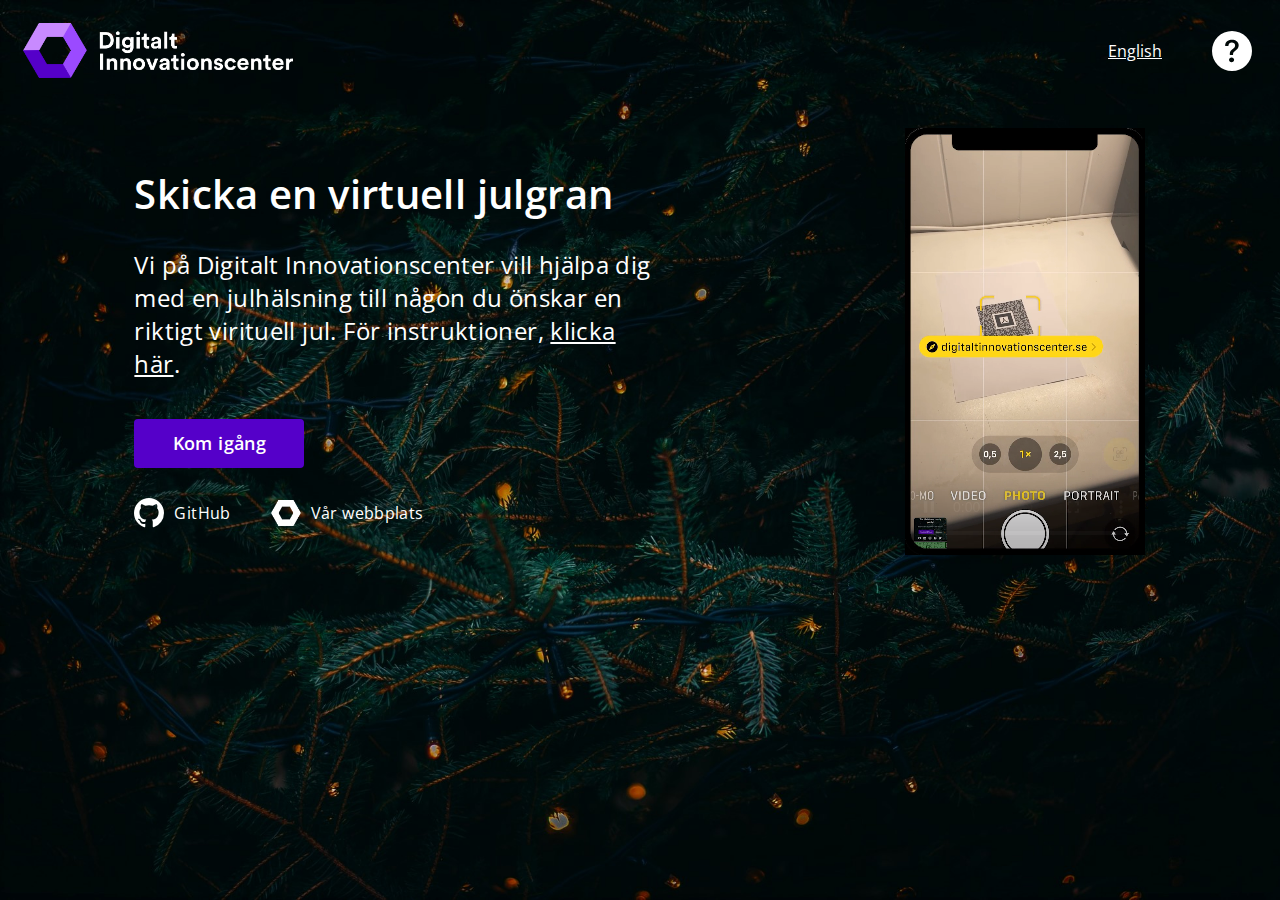
<file: index.html>
<html lang="sv">
    <head>
        <meta charset="UTF-8">
        <script var language = "sv"></script>
        <meta name="viewport" content="width=device-width, initial-scale=1.0">
        <link rel="stylesheet" href="./css/style.css">
        <link rel="preconnect" href="https://fonts.googleapis.com">
        <link rel="preconnect" href="https://fonts.gstatic.com" crossorigin>
        <link href="https://fonts.googleapis.com/css2?family=Open+Sans:wght@300;400;500;600&display=swap" rel="stylesheet">
        <title>Julgran i AR</title>
    </head>
    <body>
        <header>
            <input hidden type="text" id="language" value="sv">
            <div class="logo-container">
                <a href="./index.html">
                    <img src="./assets/images/Innovationscenter_logoW.png" alt="Innovationscenters logga">
                </a>
            </div>
            <nav>
                <div class="language">
                    <a href="./index-en.html">English</a>
                </div>
                <a class="info" href="./info.html">
                    <img src="./assets/images/question-circle-fill.svg" alt="Info och instruktioner">
                </a>
            </nav>
        </header>
        <main>
            <div class="container">
                <div class="left">
                    <div class="intro-text">
                        <h1>Skicka en virtuell julgran</h1>
                        <h3>Vi på Digitalt Innovationscenter vill hjälpa dig med en julhälsning till någon du önskar en riktigt virituell jul. För instruktioner, <a href="./info.html">klicka här</a>.</h3>
                    </div>
                    <div class="cta">
                            <a href="./valj-julgran.html"><button class="cta-select">Kom igång</button></a>
                    </div>
                    <div class="share">
                        <a class="share-link" href="https://github.com/DigitaltInnovationscenter/xmas21" target="_blank"><img class="githubIcon" src="./assets/images/github.svg" alt="Ikon för GitHub"/>GitHub</a>

                        <a class="share-link" href="https://www.digitaltinnovationscenter.se/" target="_blank"><img class="githubIcon" src="./assets/images/Innovationscenter_logo_neg.png" alt="Ikon för Innovationscenter"/>Vår webbplats</a>
                    </div>
                </div>
                <div class="right">
                    <video autoplay muted loop width=50% height="auto" playsinline controls>
                        <source src="./assets/video/julgranen_sv.mp4" type="video/mp4">
                        Your browser does not support the video tag.
                    </video>     
                </div>
            </div>
        </main>
    </body>
</html>
</file>
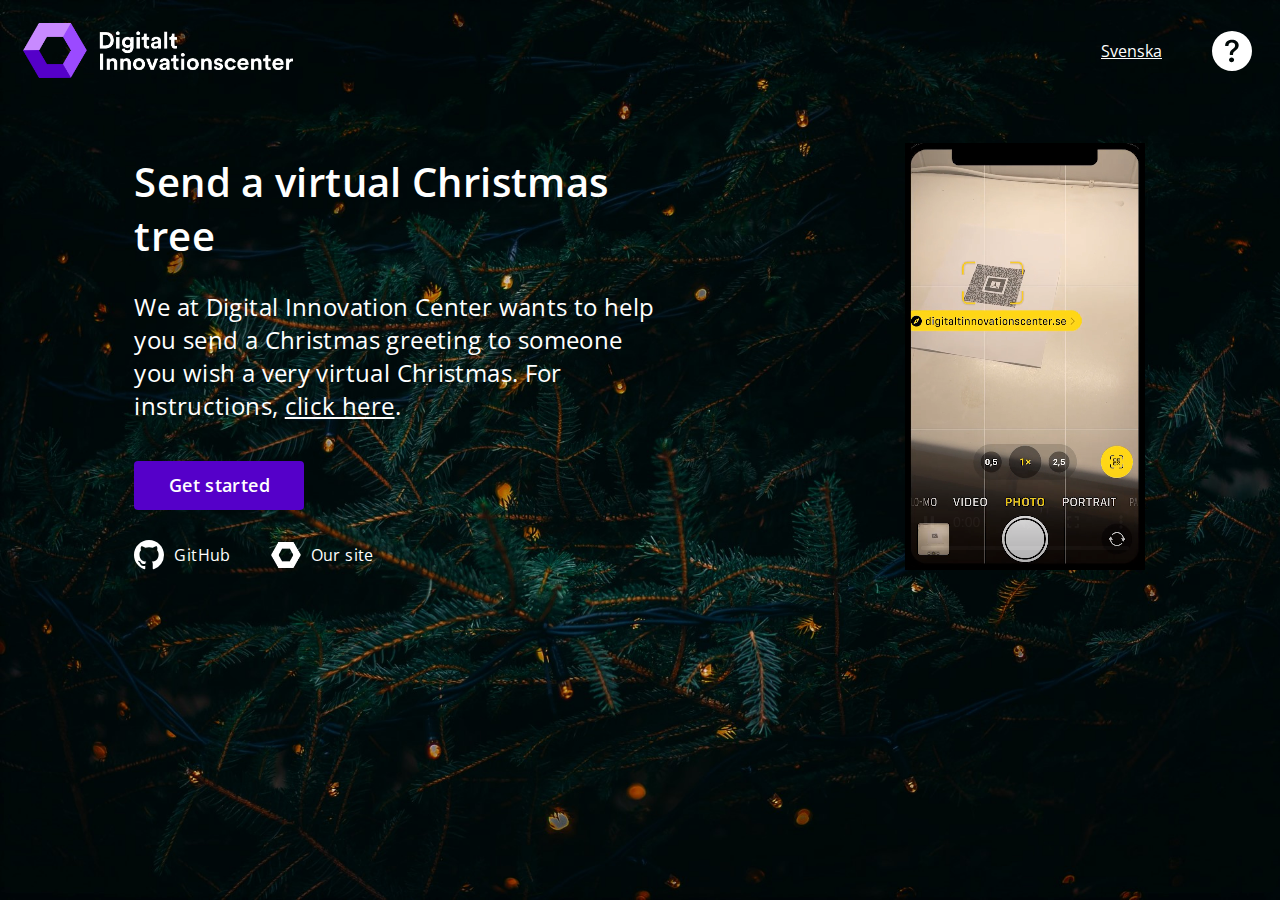
<file: index-en.html>
<html lang="en">
    <head>
        <script var language = "en"></script>
        <meta charset="UTF-8">
        <meta name="viewport" content="width=device-width, initial-scale=1.0">
        <link rel="stylesheet" href="./css/style.css">
        <link rel="preconnect" href="https://fonts.googleapis.com">
        <link rel="preconnect" href="https://fonts.gstatic.com" crossorigin>
        <link href="https://fonts.googleapis.com/css2?family=Open+Sans:wght@300;400;500;600&display=swap" rel="stylesheet">
        <title>Christmas tree in AR</title>
    </head>
    <body>
        <header>
            <input hidden type="text" id="language" value="en">
            <div class="logo-container"> 
                <a href="./index-en.html">
                    <img src="./assets/images/Innovationscenter_logoW.png" alt="Innovation Center's logo">
                </a>
            </div>
            <nav>
                <div class="language">
                    <a href="./index.html">Svenska</a>
                </div>
                <a class="info" href="./info-en.html">
                    <img src="./assets/images/question-circle-fill.svg" alt="Info and instructions">
                </a>
            </nav>
        </header>
        <main>
            <div class="container">
                <div class="left">
                    <div class="intro-text">
                        <h1>Send a virtual Christmas tree</h1>
                        <h3>We at Digital Innovation Center wants to help you send a Christmas greeting to someone you wish a very virtual Christmas. For instructions, <a href="./info-en.html">click here</a>.</h3>
                    </div>
                    <div class="cta">
                            <a href="./valj-julgran-en.html"><button class="cta-select">Get started</button></a>
                    </div>
                    <div class="share">
                        <a class="share-link" id="en" href="https://github.com/DigitaltInnovationscenter/xmas21" target="_blank"><img class="githubIcon" src="./assets/images/github.svg" alt="Icon for GitHub"/>GitHub</a>
                        <a class="share-link" href="https://www.digitaltinnovationscenter.se/" target="_blank"><img class="githubIcon" src="./assets/images/Innovationscenter_logo_neg.png" alt="Ikon för Innovationscenter"/>Our site</a>
                    </div>
                </div>
                <div class="right">
                    <video autoplay muted loop width=50% height="auto" playsinline controls>
                        <source src="./assets/video/julgranen_en.mp4" type="video/mp4">
                      Your browser does not support the video tag.
                      </video>  
                </div>
            </div>
        </main>
    </body>
</html>
</file>
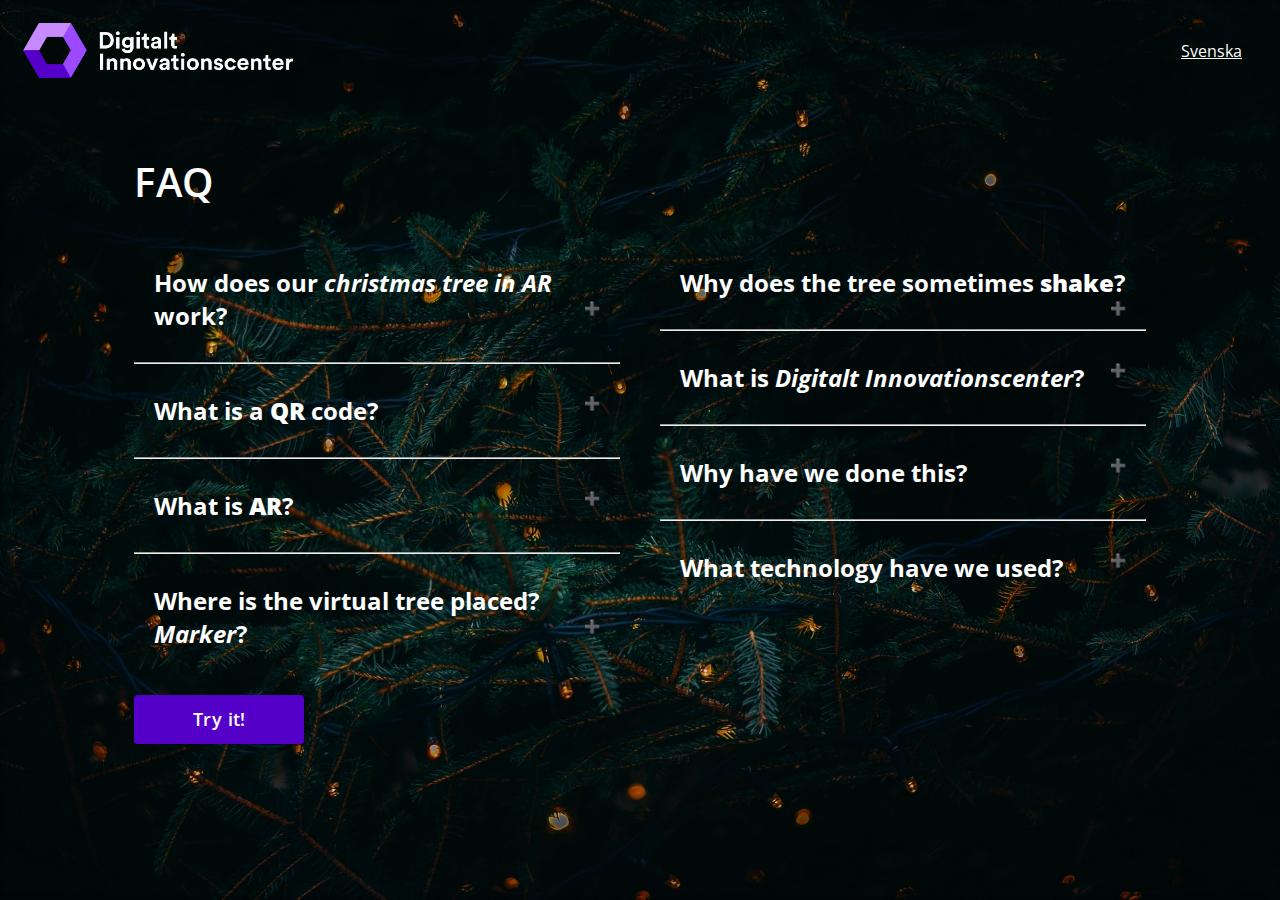
<file: info-en.html>
<html lang="sv">
    <head>
        <meta charset="UTF-8">
        <script var language = "en"></script>
        <meta name="viewport" content="width=device-width, initial-scale=1.0">
        <link rel="stylesheet" href="./css/style.css">
        <link rel="stylesheet" href="./css/faq.css">
        <link rel="preconnect" href="https://fonts.googleapis.com">
        <link rel="preconnect" href="https://fonts.gstatic.com" crossorigin>
        <link href="https://fonts.googleapis.com/css2?family=Open+Sans:wght@300;400;500;600&display=swap" rel="stylesheet">
        <title>Christmas tree in AR</title>
    </head>
    <body>
        <header>
            <div class="logo-container">
                <a href="./index-en.html">
                    <img src="./assets/images/Innovationscenter_logoW.png" alt="Innovation Center's logo">
                </a>
            </div>
            <div class="language">
                <a href="./info.html">Svenska</a>
            </div>
        </header>
        <main>
            <div class="container" id="faq">
                <h1>FAQ</h1>
                <div class="qa">
                    <div class="left" id="faq">
                            <div class="faq-julgran">
                                <h2 class="faq-page">How does our <i>christmas tree in AR</i> work?</h2>
                                <div class="faq-body">

                                    <ol class="faq-list">
                                        <li>
                                            Go through the three steps on <a href="./index-en.html">our Christmas tree website</a> and create a QR code. Download the QR code on your device.
                                        </li>
                                        <li>
                                            Send or share the QR code (picture) by message or post the picture on social media.
                                        </li>
                                        <li>
                                            Those who get the QR code (printed or on a screen) can now scan it with their phone.
                                        </li>
                                        <li>
                                            If asked, allow the browser to use your camera.
                                        </li>
                                        <li>Point the camera at the QR code.
                                        </li>
                                    </ol>
                                </div>
                                <hr class="hr-line">
                            </div>
                            

                        
                            <div class="faq-qr">
                                <h2 class="faq-page">What is a <b>QR</b> code?</h2>
                                <div class="faq-body">
                                    <p>The word <b>QR</b> comes from the initials of <i>Quick Response</i>. 
                                        <p><a href="https://en.wikipedia.org/wiki/QR_code" target="_blank">Wiki</a></p>
                                </div>
                                <hr class="hr-line">  
                            </div>


                            <div class="faq-ar">
                                <h2 class="faq-page">What is <b>AR</b>?</h2>
                                <div class="faq-body">
                                    <p><b>AR</b> comes from the words <i>Augumented Reality</i></p>
                                    <p><a href="https://en.wikipedia.org/wiki/Augmented_reality" target="_blank">Wiki</a></p>
                                </div>
                                <hr class="hr-line">
                            </div>


                            <div class="faq-ankare">
                                <h2 class="faq-page">Where is the virtual tree placed? <i>Marker</i>?</h2>
                                <div class="faq-body">
                                    <p>There are 3 ways to position virtual objects in AR:</p>
                                    <ul>
                                        <li>On a geographic location (longitude och latitude)</li>
                                        <li>On a given image or logo (marker)</li>
                                        <li>Let the user select the position by themselves</li>
                                    </ul>
                                    <p>Our soluition is based on the <i>marker</i> method.</p>
                                    <p>The camera will try to find this marker in the picture and as soon as it identifies it, it will place the virtual object on it.</p>
                                    <p>We use the following picture as our "marker"</p>
                                    <img src="./assets/markers/kanji.png" alt="Kanji Marker">
                                </div>
                            </div>
                        </div>
                        <div class="left" id="faq">
                            <hr class="hr-line" id="middle-line">

                            <div class="faq-skak">
                                <h2 class="faq-page">Why does the tree sometimes <b>shake</b>?</h2>
                                <div class="faq-body">
                                    <p>We use open source technology and it has some limits on what is possible to do.
                                       The tree might shake a bit because it detects tiny vibrations from the hand holding the phone.
                                       <i>Try to place the phone firmly on a table and the tree will stop shaking.</i>
                                    </p>
                                </div>
                                <hr class="hr-line">
                            </div>




                            <div class="faq-ic">
                                <h2 class="faq-page">What is <i>Digitalt Innovationscenter</i>?</h2>
                                <div class="faq-body">
                                    <p>Digitalt Innovationscenter  / (Digital Innovation Center) is a part of the Swedish Public Employment Service.
                                    <p>We work with innovative projects around the future of Employment in Sweden.</p>
                                </div>
                                <hr class="hr-line">
                            </div>


                            <div class="faq-why">
                                <h2 class="faq-page">Why have we done this?</h2>
                                <div class="faq-body">
                                    <p>We believe AR will be part of everyday life for everyone. 
                                        From visiting a museum to shopping online. 
                                        Maybe soon you will even present your CV in AR.</p>
                                        <p>We see many possible scenarios for AR and we wanted to start exploring the area. </p>
                                        <p>We needed a simple project to get us starting and since it is Christmas we thought this was a good starting point.</p>
                                </div>
                                <hr class="hr-line">
                            </div>


                            <div class="faq-teknik">
                                <h2 class="faq-page">What technology have we used?</h2>
                                <div class="faq-body">
                                    <p>The solution is built on open source code in HTML,CSS and JavaScript. The solution is completely client based.</p>
                                    <p>Source code is available on <a href="https://github.com/DigitaltInnovationscenter/xmas21">GitHub</a>.</p>
                            </div>
                        </div>
                    </div>
                </div>


                <div class="cta">
                    <a href="./valj-julgran-en.html"><button class="cta-select">Try it!</button></a>
                </div>
                    
                </div>
            </div>
        </main>
        <script src="js/faq.js"type = "text/javascript" charset="utf-8"></script>
    </body>
</html>
</file>
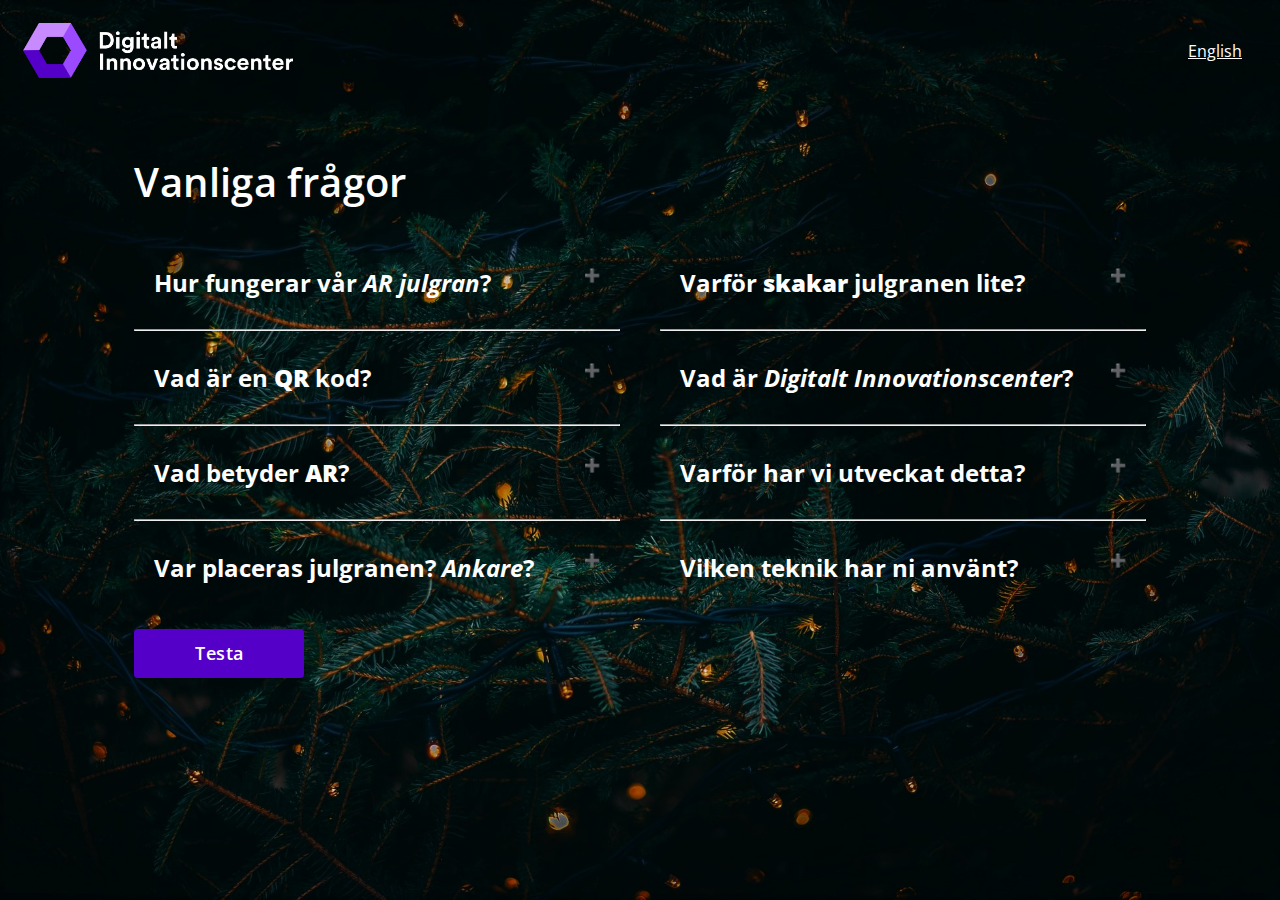
<file: info.html>
<html lang="sv">
    <head>
        <meta charset="UTF-8">
        <script var language = "sv"></script>
        <meta name="viewport" content="width=device-width, initial-scale=1.0">
        <link rel="stylesheet" href="./css/style.css">
        <link rel="stylesheet" href="./css/faq.css">
        <link rel="preconnect" href="https://fonts.googleapis.com">
        <link rel="preconnect" href="https://fonts.gstatic.com" crossorigin>
        <link href="https://fonts.googleapis.com/css2?family=Open+Sans:wght@300;400;500;600&display=swap" rel="stylesheet">
        <title>Julgran i AR</title>
    </head>
    <body>
        <header>
            <input hidden type="text" id="language" value="sv">
            <div class="logo-container">
                <a href="./index.html">
                    <img src="./assets/images/Innovationscenter_logoW.png" alt="Innovationscenters logga">
                </a>
            </div>
            <div class="language">
                <a href="./info-en.html">English</a>
            </div>
        </header>
        <main>
            <div class="container" id="faq">
                <h1>Vanliga frågor</h1>
                <div class="qa">

                    <div class="left" id="faq">
                                <div class="faq-julgran">
                                    <h2 class="faq-page">Hur fungerar vår <i>AR julgran</i>?</h2>
                                    <div class="faq-body">
                                        <ol class="faq-list">
                                            <li>Gå igenom de 3 stegen och skapa din QR kod. Ladda ner koden till din enhet.</li>
                                            <li>Skicka eller dela QR-koden via meddelande eller lägg upp bilden på sociala medier.</li>
                                            <li>De som ser bilden (utskriven eller på en skärm) kan nu ta fram sin mobil och scanna QR-koden.</li>
                                            <li>Tillåt mobilkameran i webbläsaren.</li>
                                            <li>Rikta kameran mot QR koden.</li>
                                        </ol>
                                    </div>
                                    <hr class="hr-line">
                                </div>
    
    
    
                                <div class="faq-qr">
                                    <h2 class="faq-page">Vad är en <b>QR</b> kod?</h2>
                                    <div class="faq-body">
                                        <p><b>QR</b> står för <i>Quick Response</i> och är en typ av streckkod som består av både linjer och rader (2 dimensioner) till skillnad från vanliga streckkoder som bara består av linjer (1 dimension).
                                            <p>En vanlig streckkod innehåller ofta ett par siffor eller en kortare text, men en QR kod kan på grund av att den är 2-dimensionell innehålla långa texter.
                                            På grund av att en QR kod kan innehålla långa texter så kan den också innehålla långa webadresser.
                                            Därför har den blivit väldigt populär på internet för att hjälpa användare att hitta en speciell webbsida. </p>
                                            <p>De flesta moderna mobiltelefoners kamera känner automatiskt av att det är en QR kod och om QR koden innehåller en korrekt websideadress så frågar mobilen om du vill ”gå till sidan”, dvs öppna upp din internetläsare och besöka websidan.</p>
                                            <p><a href="https://sv.wikipedia.org/wiki/QR-kod" target="_blank">Wiki</a></p>
                                    </div>
                                    <hr class="hr-line">
                                </div>
    
    
                                <div class="faq-ar">
                                    <h2 class="faq-page">Vad betyder <b>AR</b>?</h2>
                                    <div class="faq-body">
                                        <p><b>AR</b> står för <i>Augumented Reality</i> och på svenska brukar man använda orden <i>Förstärkt Verklighet</i>.</p>
                                        <P>I grunden innebär AR att man <i>lägger in</i> digitala / virtuella objekt i den verkliga världen.
                                        Det krävs naturligvis en viss teknologi för att detta ska fundera, men nästan alla moderna mobiltelefoner idag stödjer AR. </P>
                                        <p>AR kan också användas i speciella glasögon och <i>headsets</i> som exempelvis Microsofts <b>Hololens</b></p>
                                        <p><a href="https://sv.wikipedia.org/wiki/F%C3%B6rst%C3%A4rkt_verklighet" target="_blank">Wiki</a></p>
                                    </div>
                                    <hr class="hr-line">
                                </div>
    
    
                                <div class="faq-ankare">
                                    <h2 class="faq-page">Var placeras julgranen? <i>Ankare</i>?</h2>
                                    <div class="faq-body">
                                        <p>Det finns 3 olika metoder inom AR tekniken att bestämma var de virtuella objekten ska placeras:</p>
                                        <ul>
                                            <li>På en geografisk plats (longitud och latitud)</li>
                                            <li>På en angiven bild eller logotyp (ankare)</li>
                                            <li>Låta användaren bestämma själv</li>
                                        </ul>
                                        <p>Vår lösning bygger på att applikationen försöker hitta en speciell logotyp, ett så kallat <i>ankare</i></p>
                                        <p>Kameran försöker hitta detta ankare någonstans i bilden, och så fort den hittar detta ankare så placeras det virituella objektet där.</p>
                                        <p>Vi använder följande bild som "ankare"</p>
                                        <img src="./assets/markers/kanji.png" alt="Kanji Ankare">
                                    </div>
                                </div>
                            </div>
                            <div class="left" id="faq">
    
    
    
                                <hr class="hr-line" id="middle-line">
    
                                <div class="faq-skak">
                                    <h2 class="faq-page">Varför <b>skakar</b> julgranen lite?</h2>
                                    <div class="faq-body">
                                        <p>Vi använder endast öppen källkod för vår lösning och den tekniken vi valt har en del begränsningar i vad som är möjligt att göra.
                                            Julgranen skakar på grund av att applikationen känner av små små vibrationer från din telefon, så små att du kanske inte ens själv märker dom normalt sätt.
                                            <i>Om du testar att ställa mobilen mot ett fast underlag så kommer du märka att granen slutar skaka.</i>
                                        </p>
                                    </div>
                                    <hr class="hr-line">
                                </div>
    
    
    
    
                                <div class="faq-ic">
                                    <h2 class="faq-page">Vad är <i>Digitalt Innovationscenter</i>?</h2>
                                    <div class="faq-body">
                                        <p>Digitalt Innovationscenter är en del av Arbetsförmedlingen som arbetar med innovation för framtidens arbetsmarknad.</p>
                                    </div>
                                    <hr class="hr-line">
                                </div>
    
    
                                <div class="faq-why">
                                    <h2 class="faq-page">Varför har vi utveckat detta?</h2>
                                    <div class="faq-body">
                                        <p>Vi tror att AR på sikt kommer bli en del av alla människors vardag.
                                            Allt från när du går på museum till när du ska handla på nätet.
                                            Kanske kommer du till och med presentera ditt CV via AR? </p>
                                            <p>Det finns mängder av användningsområden och vi börjar nu utforska detta för att se hur AR kan användas på arbetsmarknaden. </p>
    
                                            <p>Vi behövde ett releativt enkelt projekt att komma igång med och eftersom det är jul så tänkte vi att detta var lagom bra projekt för oss.</p>
                                    </div>
                                    <hr class="hr-line">
                                </div>
    
    
                                <div class="faq-teknik">
                                    <h2 class="faq-page">Vilken teknik har ni använt?</h2>
                                    <div class="faq-body">
                                        <p>Vu har byggt denna lösning helt på öppen källkod i HTML,CSS och JavaScript. Hela lösningen är klientbaserad.</p>
                                        <p>All källkod finns här på <a href="https://github.com/DigitaltInnovationscenter/xmas21">GitHub</a>.</p>
                                    </div>
                                </div>
                            </div>
                        </div>


                        <div class="cta">
                            <a href="./valj-julgran.html"><button class="cta-select">Testa</button></a>
                        </div>
                </div>
            </div>
        </main>
        <script src="js/faq.js"type = "text/javascript" charset="utf-8"></script>
    </body>
    </html>
</file>
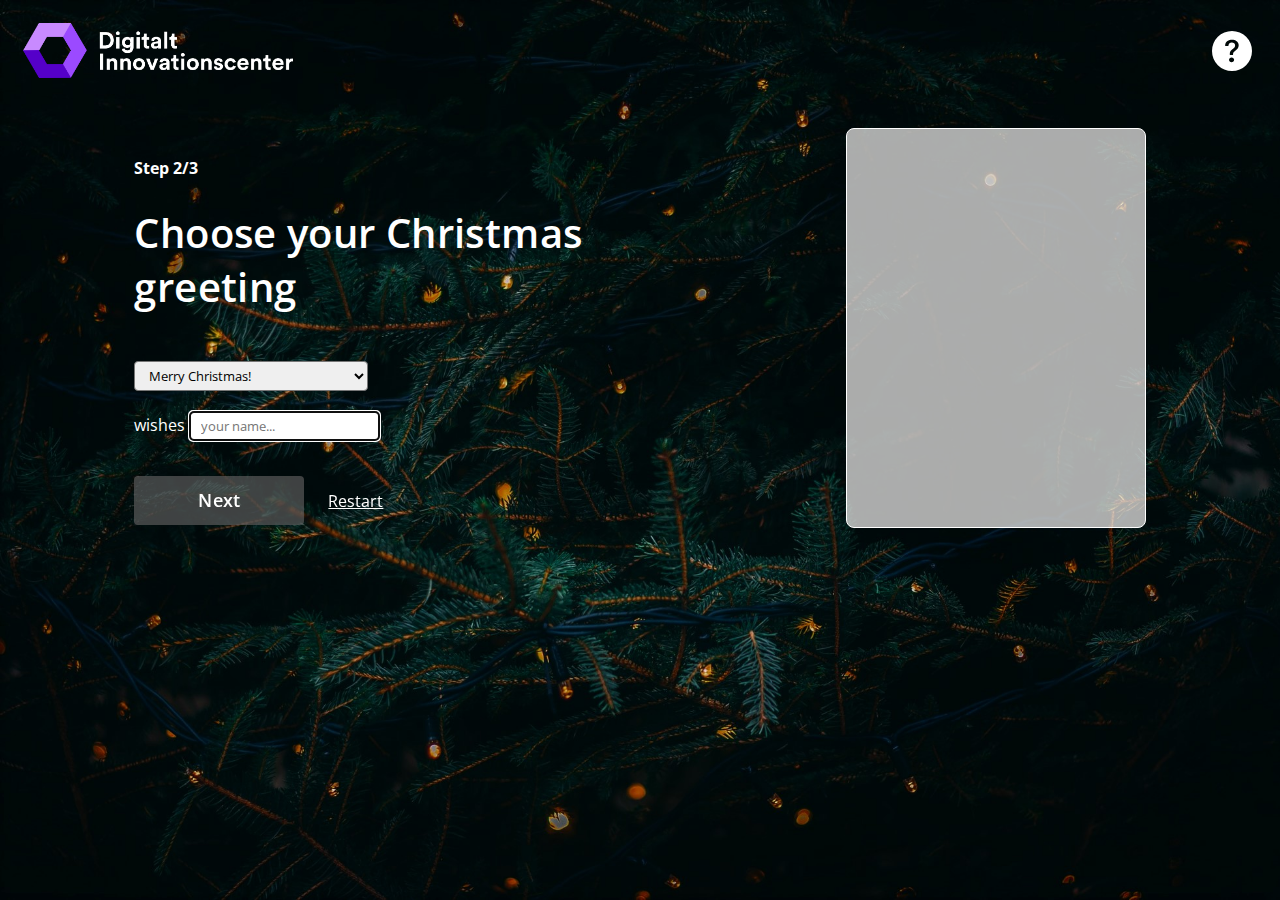
<file: skriv-julhalsning-en.html>
<html lang="en">

<head>
    <meta charset="UTF-8">

    <meta name="viewport" content="width=device-width, initial-scale=1.0">
    <link rel="stylesheet" href="./css/style.css">
    <link rel="preconnect" href="https://fonts.googleapis.com">
    <link rel="preconnect" href="https://fonts.gstatic.com" crossorigin>
    <link href="https://fonts.googleapis.com/css2?family=Open+Sans:wght@300;400;500;600&display=swap" rel="stylesheet">
    <script defer type="module" src="js/showselectedtree.js"></script>
    <script src="js/shared.js" type="text/javascript" charset="utf-8"></script>
    <title>Christmas tree in AR</title>
</head>

<body>
    <header>
        <input hidden type="text" id="language" value="en">
        <div class="logo-container">
            <a href="./index-en.html">
                <img src="./assets/images/Innovationscenter_logoW.png" alt="Innovation Center's logo">
            </a>
        </div>
        <nav>
            <a class="info" href="./info-en.html">
                <img src="./assets/images/question-circle-fill.svg" alt="Info and instructions">
            </a>
        </nav>
    </header>

    <main>
        <div class="container" id="choose-tree">
            <div class="left-julgran">                    
                <h4>Step 2/3</h4>
                <div class="intro-text">
                    <h1>Choose your Christmas greeting</h1>
                    <select id="christmas-greeting" name="christmas-greeting">
                        <option selected value="1">Merry Christmas!</option>
                        <option value="2">Have a very innovative Christmas!</option>
                        <option value="3">Season’s greetings!</option>
                        <option value="4">Ho ho ho!</option>
                        <option value="5">Happy holidays!</option>
                        <option value="6">Xmas greetings!</option>
                    </select>

                    <div>
                        <label for="wishes">wishes</label>
                        <input style="color:black;" maxlength="20" type="text" id="qrcodeBtn" name="name"
                            placeholder="your name...">
                    </div>
                    <div id="exampleText"></div>

                    <div class="ctaInactive" id="julBtnHolder">
                        <a href="./qr-kod-en.html" onclick="location.href=this.href+'?'+julgran +
                            '|' + document.getElementById('christmas-greeting').value + 
                            '|' + document.getElementById('qrcodeBtn').value;return false;"><button class="cta-select"
                                id="skapaQrCode" disabled>Next</button></a>
                        <a href="./index-EN.html" id="back-link">Restart</a>
                    </div>
                </div>
            </div>
            <div class="right">
                <div class="treeSelection" id="ida5"></div>
            </div>
        </div>
    </main>
</body>

</html>
</file>
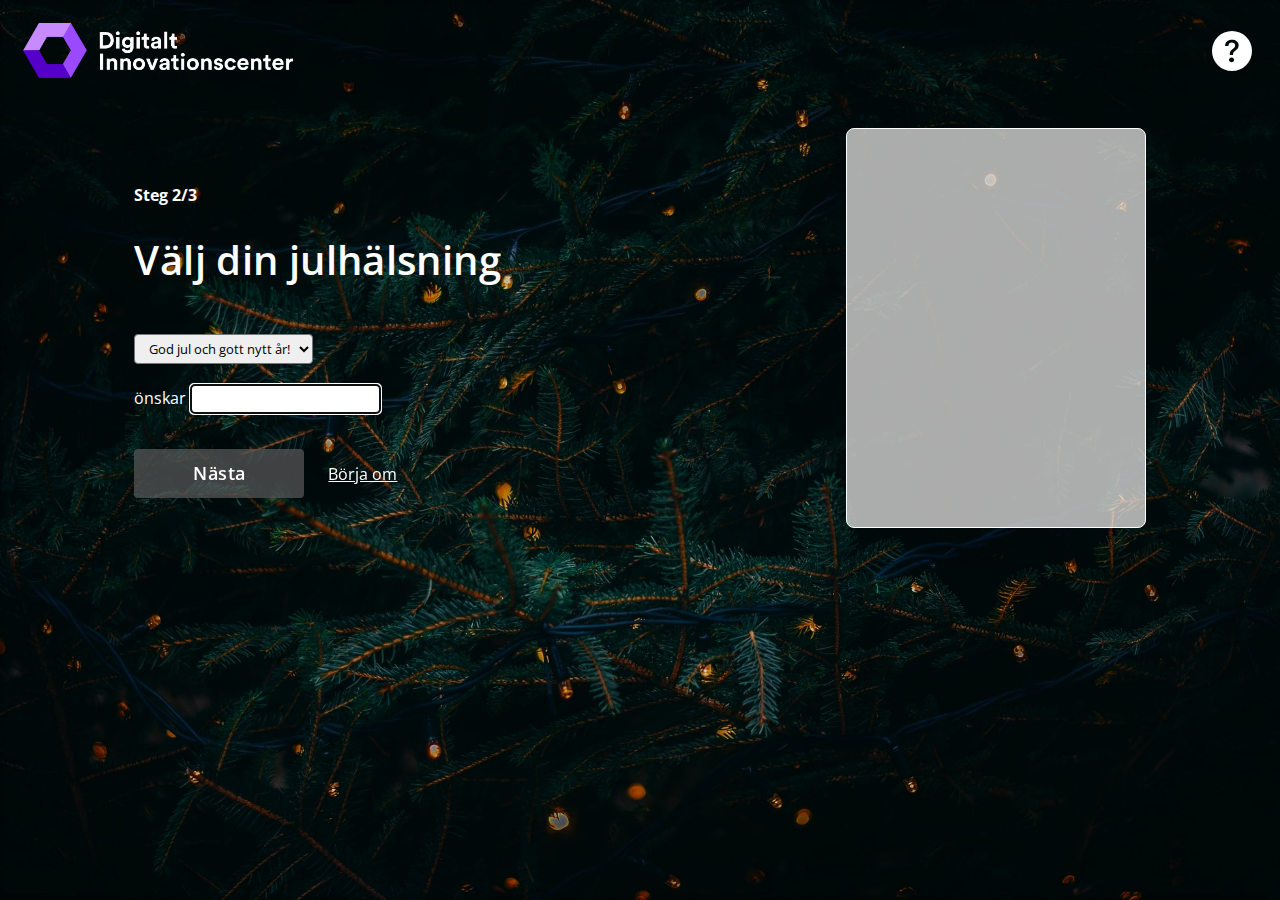
<file: skriv-julhalsning.html>
<html lang="sv">

<head>
    <meta charset="UTF-8">
    <script var language="sv"></script>
    <meta name="viewport" content="width=device-width, initial-scale=1.0">
    <link rel="stylesheet" href="./css/style.css">
    <link rel="preconnect" href="https://fonts.googleapis.com">
    <link rel="preconnect" href="https://fonts.gstatic.com" crossorigin>
    <link href="https://fonts.googleapis.com/css2?family=Open+Sans:wght@300;400;500;600&display=swap" rel="stylesheet">
    <script defer type="module" src="js/showselectedtree.js"></script>
    <script src="js/shared.js" type="text/javascript" charset="utf-8"></script>
    <title>Julgran i AR</title>

</head>

<body>
    <input hidden type="text" id="language" value="sv">
    <header>

        <div class="logo-container">
            <a href="./index.html">
                <img src="./assets/images/Innovationscenter_logoW.png" alt="Innovationscenters logga">
            </a>
        </div>
        <nav>
            <a class="info" href="./info.html">
                <img src="./assets/images/question-circle-fill.svg" alt="Info och instruktioner">
            </a>
        </nav>
    </header>

    <main>
        <div class="container" id="choose-tree">
            <div class="left-julgran">
                <h4>Steg 2/3</h4>
                <div class="intro-text">
                    <h1>Välj din julhälsning</h1>
                </div>

                <select id="christmas-greeting" name="christmas-greeting">
                    <option selected value="1">God jul och gott nytt år!</option>
                    <option value="2">Ha en riktig innovativ jul!</option>
                    <option value="3">Hoppas du får en vit jul!</option>
                    <option value="4">En julk(AR)amell till dig!</option>
                    <option value="5">En god jul (på distans)!</option>
                    <option value="6">God helg!</option>
                </select>
                <div>
                    <label for="wishes">önskar</label>
                    <input style="color:black;" maxlength="20" type="text" id="qrcodeBtn" name="name" placeholder="">
                </div>
                <div id="exampleText"></div>

                <div class="ctaInactive" id="julBtnHolder">
                    <a href="./qr-kod.html" onclick="location.href=this.href+'?'+julgran +
                             '|' + document.getElementById('christmas-greeting').value + 
                             '|' + document.getElementById('qrcodeBtn').value;return false;"><button class="cta-select"
                            id="skapaQrCode" disabled>Nästa</button></a>
                    <a href="./index.html" id="back-link">Börja om</a>
                </div>
            </div>
            <div class="right">
                <div class="treeSelection" id="ida5"></div>
            </div> 
        </div>
    </main>
</body>

</html>
</file>
<file: css/style.css>
* {
    font-family: "Open Sans", sans-serif;
    color: #fff;
    box-sizing: border-box;
}

body {
    background-image: url(../assets/images/bakgrund-julgranen.jpg);
    background-size: cover;
}

h1 {
    font-style: normal;
    font-weight: 600;
    font-size: 40px;
    line-height: 54px;
    letter-spacing: 0.38px;
}

h3 {
    font-style: normal;
    font-weight: 400;
    font-size: 24px;
    line-height: 33px;
    letter-spacing: 0.38px;
}

header {
    display: flex;
    justify-content: space-between;
    flex-wrap: wrap;
    align-items: center;
    height: 80px;
    margin-bottom: 40px;
}

nav {
    display: flex;
    justify-content: flex-end;
    align-items: center;
}

.info {
    margin: 20px;
}

.logo-container img {
    width: 300px;
    padding: 15px;
}

.language {
    padding: 30px;
}

.container {
    display: flex;
    align-items: center;
    justify-content: space-between;
    position: relative;
    bottom: 25%;
    top: 25%;
    left: 10%;
    right: 10%;
    width: 80%;
}

#greeting.container {
    position: absolute; 
}

#ida5.treeSelection {
    cursor: grab;
}

.right video {
    min-width: none;
    float: right;
}

#qrcode {
    margin-right: 50px;
    background-color: rgb(255, 255, 255);
    padding: 12px;
    image-rendering: pixelated;
    border: #fff solid 2px;
}

.intro-text {
    width: 531px;
}

.cta button {
    background: #5500C9;
    border-style: none;
    min-width: 170px;
    padding: 12px;
    font-weight: 600;
    font-size: 18px;
    line-height: 25px;
    letter-spacing: 0.38px;
    margin: 15px 0 15px 0;
    border-radius: 4px;
    cursor: pointer;
}

button:hover {
    background-color: #9b4aff;
}

.ctaInactive button {
    background: #5c5c5cb0;
    border-style: none;
    min-width: 170px;
    padding: 12px;
    font-weight: 600;
    font-size: 18px;
    line-height: 25px;
    letter-spacing: 0.38px;
    margin: 15px 0 15px 0;
    border-radius: 4px;
    cursor: default;
}

.share {
    display: flex;
    flex-direction: row;
    justify-content: flex-start;
}

.share-link {
    font-style: normal;
    text-decoration: none;
    font-weight: 400;
    font-size: 16px;
    letter-spacing: 0.38px;
    display: flex;
    justify-content: space-between;
    width: auto;
    align-items: center;
    margin: 15px 40px 15px 0px;
}

.share-link img {
    margin-right: 10px;
}

#qr.share-link {
    margin-right: 5px;
}

.githubIcon {
    width: 30px;
    padding-bottom: 0px;
}

#back-link {
    margin-left: 20px;
}

#christmas-greeting, option {
    color: black;
    margin-top: 20px;
}

#christmas-greeting, input {
    border-radius: 4px;
    height: 30px;
    padding-left: 10px;
    margin-right: 30px;
    margin-bottom: 20px;
}

#selectedTree.right {
    width: 400px;
    height: 500px; 
    background-color: rgba(248, 247, 245, 0.692);
    border: #fff solid 1px;
    border-radius: 8px;
}

.alternative-trees {
    display: flex;
    justify-content: space-around;
    flex-wrap: wrap;
}


.Tree {
    width: 200px;
    height: 300px;
    background-color: #ddd;
    border-radius: 2px;
    margin-bottom: 20px;
    margin-right: 40px;

}

.three {
    width: 120px;
    height: 180px;
    background-color: rgba(248, 247, 245, 0.692);
    border: #fff solid 1px;
    border-radius: 8px;
    margin-bottom: 20px;
    cursor: pointer;
}

.treeSelection {
    width: 300px;
    height: 400px;
    background-color: rgba(248, 247, 245, 0.692);
    border: #fff solid 1px;
    border-radius: 8px;
    margin-bottom: 20px;
    cursor: pointer;
}

.three:hover {
    background-color: #9b4aff;
    border: none;
}

 .treeSelected{
    border: #5500c9 solid 4px !important;
}

@media screen and (max-width: 980px) {
    * {
        text-align: center;
    }

    input, option {
        text-align: left;
    }

    canvas {
        display: none;
    }

    .container {
        justify-content: center;
        flex-wrap: wrap;

    }

    .right video {
        margin-top: 30px;
        margin-right: 0px;
        float: none;
    }

    #qrcode {
        display: none;
    }

    .share {
        justify-content: center;
    }

    a.share-link {
        width: 207px;
        justify-content: center;
        margin-right: 0px;
    }

    #qr.share-link {
        width: auto;
    }

    #back-link {
    margin-right: 0px;
    }

    .treeSelection {
        display: none;
    }
}

@media screen and (max-width: 480px) {

    .left {
        overflow: overlay;
        margin-top: 20px;
    }

    header {
        align-items: center;
        justify-content: center;
    }

    nav {
        margin-bottom: 20px;
    }

    h1 {
        font-size: 24px;
        margin: auto;
        line-height: inherit;
        margin-bottom: 20px;
    }

    h3, .cta button, .share-link {
        font-size: 14px;
        margin: auto;
    }

    .language {
    padding: 0px 30px;
    }

    .alternative-trees {
        flex-direction: row;
    }

    .intro-text {
        width: auto;
        margin-bottom: 20px;
    }

    .share {
        margin-top: 30px;
    }

    a.share-link {
        width: 180px;
    }

    #en.share-link, #qr.share-link {
        margin-right: auto;
        margin-bottom: 20px;
    }

    form, select, input {
        font-size: 12px;
    }
}
</file>
<file: css/faq.css>
.faq-heading{
    border-bottom: #777;
    padding: 20px 60px;
}

#faq.container {
    flex-direction: column;
    flex-wrap: nowrap;
    align-items: flex-start;
}

.qa {
    display: flex;
    justify-content: space-between;
    flex-direction: row;
    width: -webkit-fill-available;
}

#faq.left {
    width: 48%;
}

.hr-line{
  width: 100%;
  margin: auto;
}

#middle-line.hr-line {
    display: none;
}

/* Style the buttons that are used to open and close the faq-page body */
.faq-page {
    color: rgb(255, 255, 255);
    cursor: pointer;
    padding: 30px 20px;
    width: 100%;
    border: none;
    outline: none;
    transition: 0.4s;
    margin: auto;

}
.faq-body{
   margin-left: 0;
   text-align: left;
   width: 100%; 
   /* padding: auto; (Gör ingen skillnad ändå) */
}

.faq-body p {
    margin-bottom: 40px;
}

.faq-body img {
    max-width: 80%;
    margin-bottom: 20px;
}

/* Add a background color to the button if it is clicked on (add the .active class with JS), and when you move the mouse over it (hover) */
.active,
.faq-page:hover {
    background-color: hsla(0, 0%, 0%, 0.356);
}

/* Style the faq-page panel. Note: hidden by default */
.faq-body {
    padding: 0 18px;
    background-color: hsla(0, 0%, 0%, 0.356);
    display: none;
    overflow: hidden;
}

.faq-page:after {
    content: '\02795';
    /* Unicode character for "plus" sign (+) */
    font-size: 13px;
    color: #777;
    float: right;
    margin-left: 5px;
}

.active:after {
    content: "\2796";
    /* Unicode character for "minus" sign (-) */
}

li {
    margin-bottom: 5px;
}

@media screen and (max-width: 980px) {
    * {
        text-align: left;
    }

    .qa {
        flex-direction: column;
    }

    #faq.left {
        width: 100%;
    }

    #middle-line.hr-line {
        display: block;
    }
}
</file>
